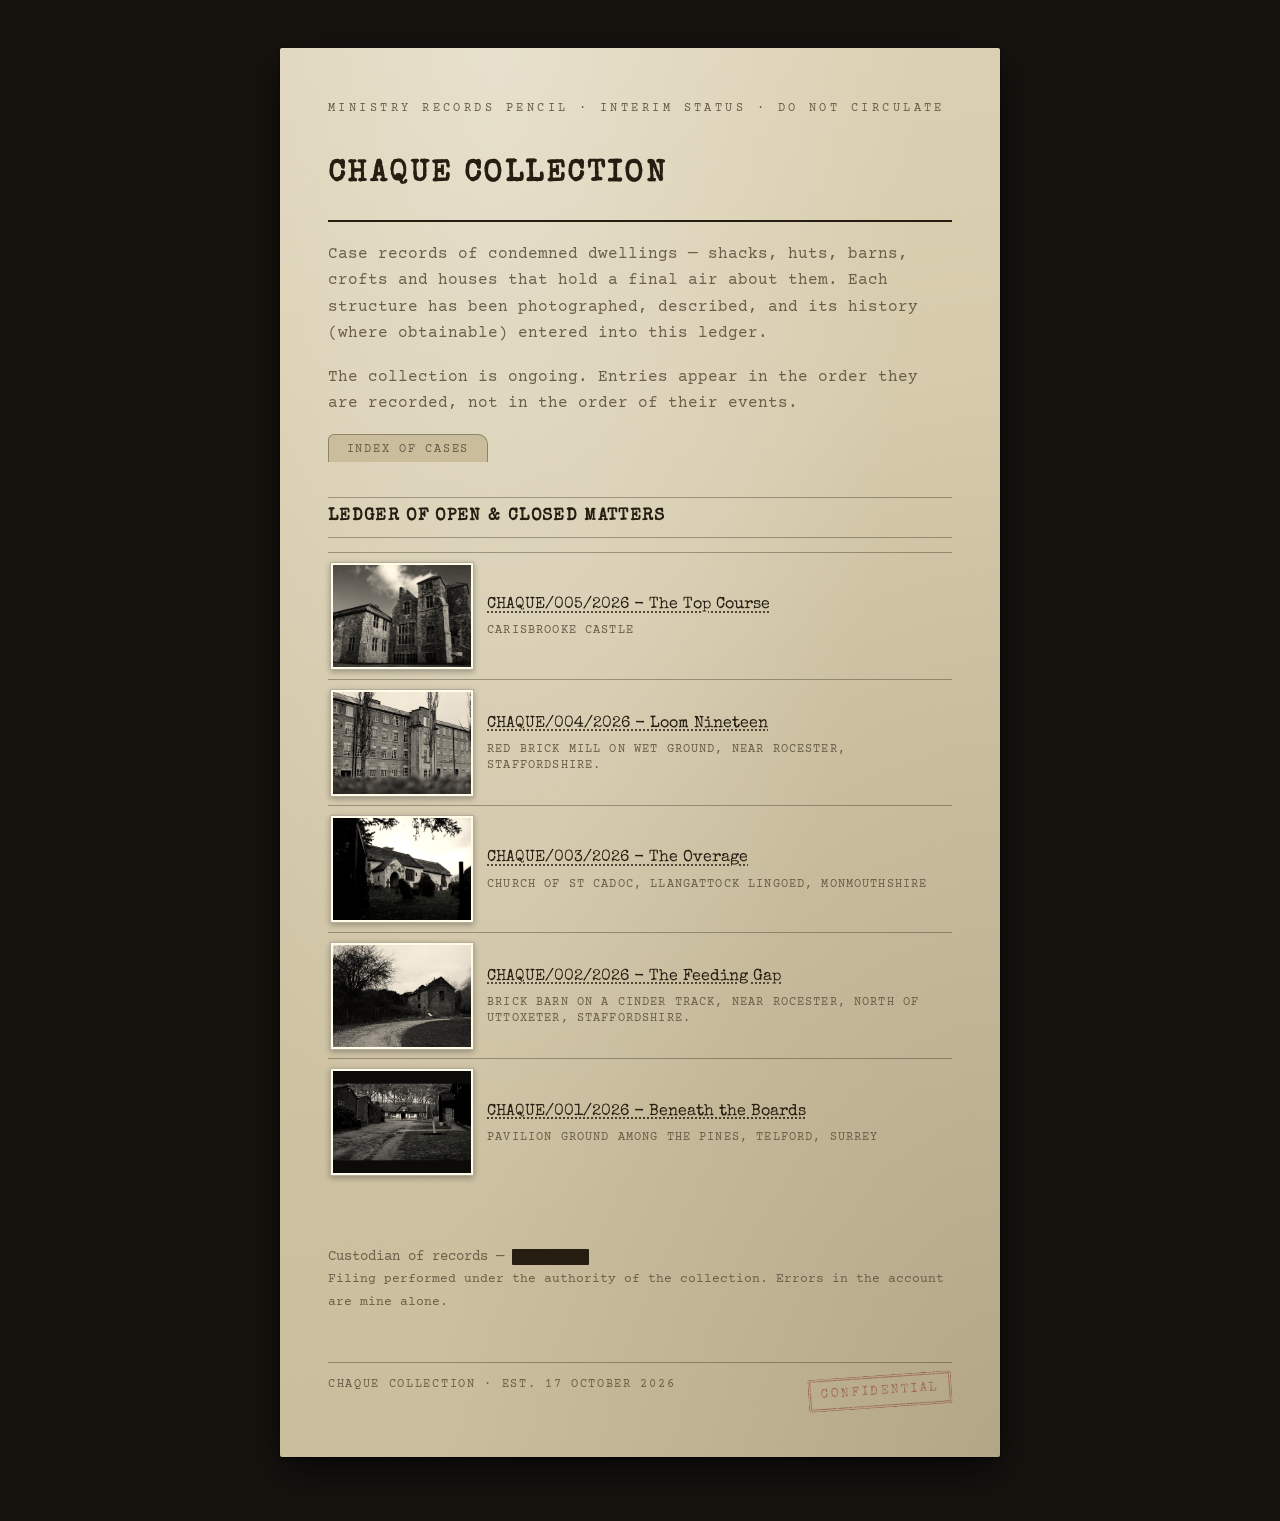
<file: index.html>
<!DOCTYPE html>
<html lang="en-GB">
<head>
<meta charset="utf-8">
<meta name="viewport" content="width=device-width, initial-scale=1">
<title>The Ground Book — Chaque Collection</title>
<meta name="description" content="Case records of condemned dwellings. Collected, noted, and quietly filed.">
<link rel="stylesheet" href="/style.css?v=6">
</head>
<body>
<div class="sheet">

  <p class="kicker">Ministry records pencil · interim status · do not circulate</p>
  <h1>Chaque Collection</h1>
  <div class="rule"></div>
  <p class="muted">Case records of condemned dwellings — shacks, huts, barns, crofts and
  houses that hold a final air about them. Each structure has been photographed,
  described, and its history (where obtainable) entered into this ledger.</p>
  <p class="muted">The collection is ongoing. Entries appear in the order they are
  recorded, not in the order of their events.</p>

  <div class="folder-tab">Index of cases</div>
  <h2>Ledger of open &amp; closed matters</h2>

  <div id="cases">
    <p class="muted small" id="no-cases">No cases yet recorded. The index awaits its first entry.</p>
  </div>

  <p class="sig">
    <span class="line"></span><br>
    Custodian of records — <span class="redact">REDACTED</span><br>
    <span class="small muted">Filing performed under the authority of the collection. Errors
    in the account are mine alone.</span>
  </p>

  <div class="colophon">
    <span>Chaque Collection · est. 17 October 2026</span>
    <span><span class="stamp small-stamp">Confidential</span></span>
  </div>

</div>

<script>
/* Index of cases served from a tiny registry file so the page stays
   fully static (no build step; GitHub Pages serves it as-is). */
fetch('/cases.json')
  .then(function (r) { if (!r.ok) throw r; return r.json(); })
  .then(function (cases) {
    if (!cases.length) return;
    document.getElementById('no-cases').remove();
    var ul = document.createElement('ul');
    ul.className = 'index-list';
    cases.slice().reverse().forEach(function (c) {
      var li = document.createElement('li');
      var aImg = document.createElement('a');
      aImg.href = '/cases/' + c.slug + '.html';
      aImg.className = 'thumb-link';
      var img = document.createElement('img');
      img.className = 'thumb';
      img.loading = 'lazy';
      img.src = '/photos/' + c.slug + '.jpg';
      img.alt = '';
      aImg.appendChild(img);
      li.appendChild(aImg);
      var meta = document.createElement('div');
      meta.className = 'case-meta';
      var line1 = document.createElement('p');
      line1.className = 'fno';
      line1.style.margin = '0';
      var a = document.createElement('a');
      a.href = '/cases/' + c.slug + '.html';
      a.textContent = c.id + ' - ' + c.title;
      line1.appendChild(a);
      meta.appendChild(line1);
      var loc = document.createElement('span');
      loc.className = 'floc';
      loc.textContent = (c.location || '').toUpperCase();
      meta.appendChild(loc);
      li.appendChild(meta);
      ul.appendChild(li);
    });
    document.getElementById('cases').appendChild(ul);
  })
  .catch(function () { /* leave the "no cases" note in place */ });
</script>
</body>
</html>
</file>
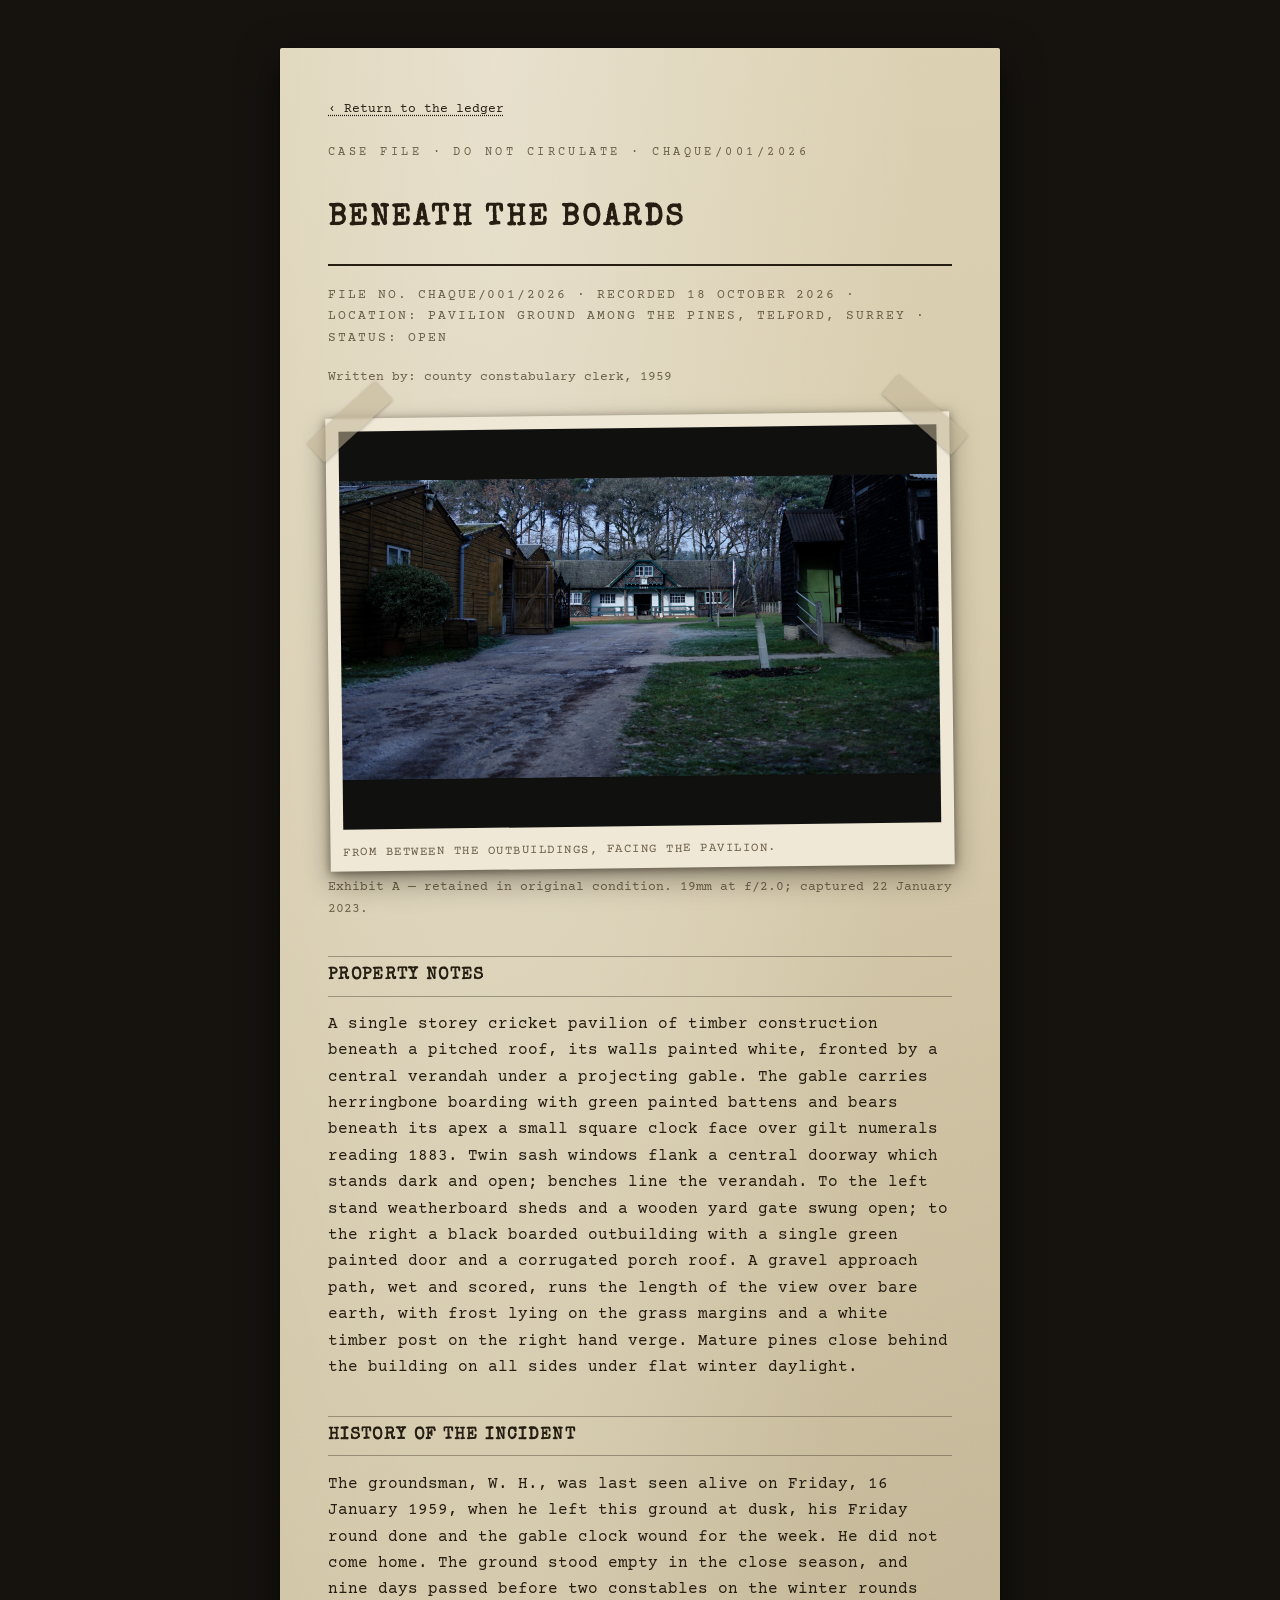
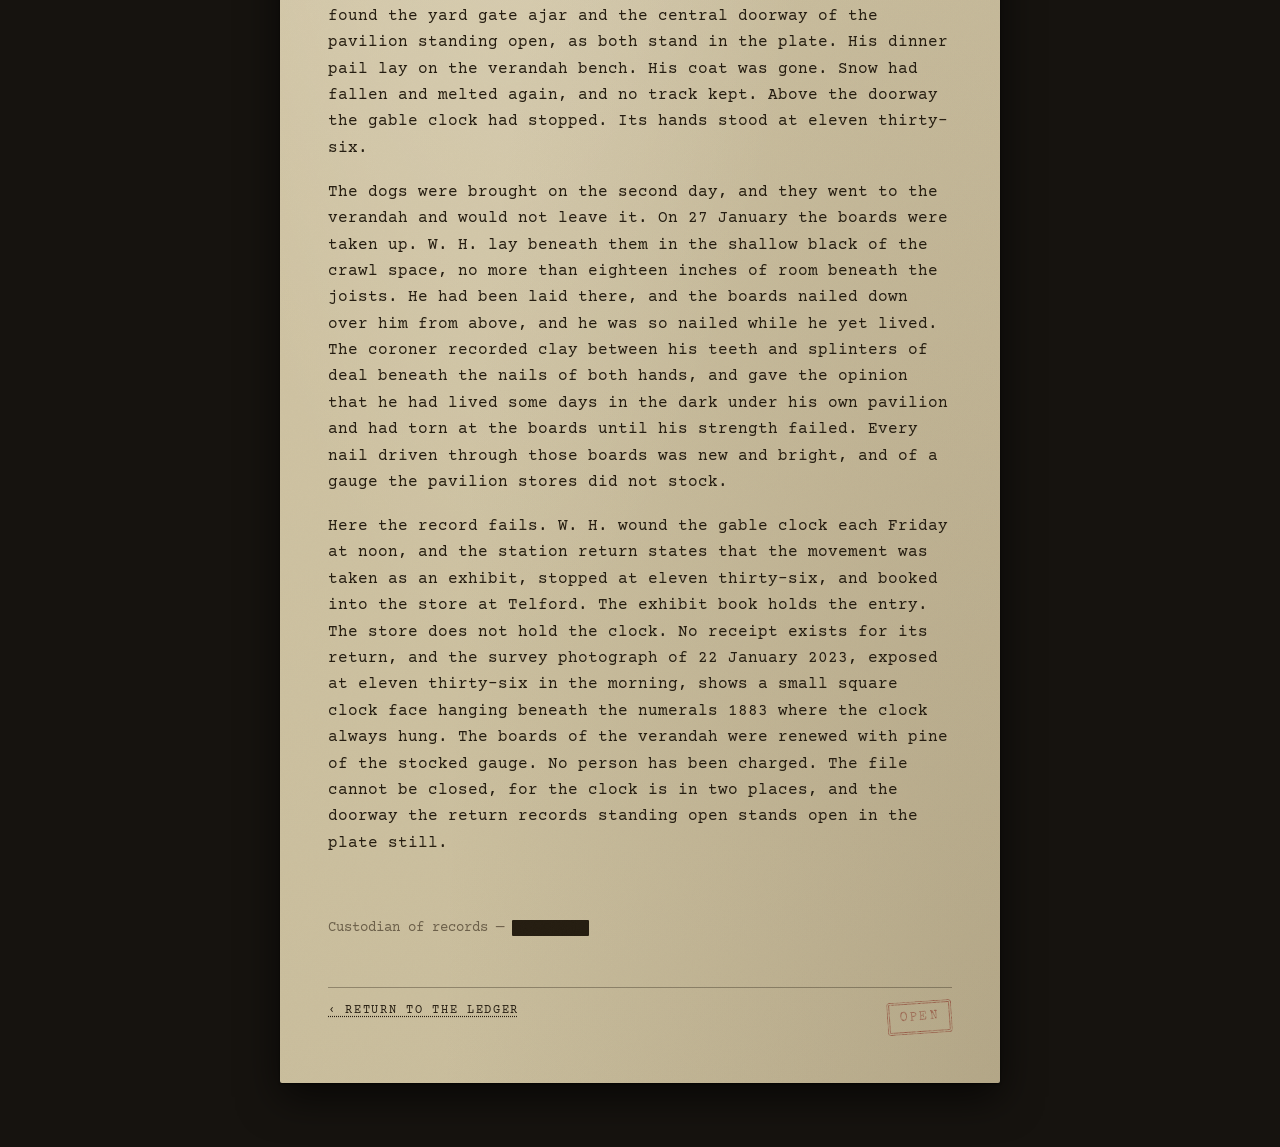
<file: cases/chaque-001-2026-beneath-the-boards.html>
<!DOCTYPE html>
<html lang="en-GB">
<head>
<meta charset="utf-8">
<meta name="viewport" content="width=device-width, initial-scale=1">
<title>CHAQUE/001/2026 — Beneath the Boards | Chaque Collection</title>
<meta name="description" content="A white timber cricket pavilion with a gabled verandah bearing gilt 1883 numerals and a small square clock, seen down a wet gravel path between wooden outbuildings, tall pines crowding behind.">
<link rel="stylesheet" href="/style.css?v=6">
</head>
<body>
<div class="sheet">

  <p class="small" style="margin-bottom:1.4rem;"><a href="/">‹ Return to the ledger</a></p>
  <p class="kicker">Case file · do not circulate · CHAQUE/001/2026</p>
  <h1>Beneath the Boards</h1>
  <div class="rule"></div>
  <p class="muted small mono-up">File no. CHAQUE/001/2026 · Recorded 18 October 2026 ·
  Location: Pavilion ground among the pines, Telford, Surrey · Status: OPEN</p>
  <p class="muted small">Written by: county constabulary clerk, 1959</p>

  <figure class="plate" id="plate">
    <span class="tape tl"></span><span class="tape tr"></span>
    <a href="#plate-full" aria-label="View full size"><img src="/photos/chaque-001-2026-beneath-the-boards.jpg" alt="A white timber cricket pavilion with a gabled verandah bearing gilt 1883 numerals and a small square clock, seen down a wet gravel path between wooden outbuildings, tall pines crowding behind."></a>
    <figcaption class="caption">From between the outbuildings, facing the pavilion.</figcaption>
  </figure>
  <div class="plate-full" id="plate-full">
    <a class="plate-full-close" href="#plate" aria-label="Close full view">×</a>
    <a href="#plate" aria-label="Close full view"><img src="/photos/chaque-001-2026-beneath-the-boards.jpg" alt="A white timber cricket pavilion with a gabled verandah bearing gilt 1883 numerals and a small square clock, seen down a wet gravel path between wooden outbuildings, tall pines crowding behind."></a>
  </div>
  <p class="muted small" style="margin-top:0.6rem;">Exhibit A — retained in original condition. 19mm at f/2.0; captured 22 January 2023.</p>

  <h2>Property notes</h2>
  <p>A single storey cricket pavilion of timber construction beneath a pitched roof, its walls painted white, fronted by a central verandah under a projecting gable. The gable carries herringbone boarding with green painted battens and bears beneath its apex a small square clock face over gilt numerals reading 1883. Twin sash windows flank a central doorway which stands dark and open; benches line the verandah. To the left stand weatherboard sheds and a wooden yard gate swung open; to the right a black boarded outbuilding with a single green painted door and a corrugated porch roof. A gravel approach path, wet and scored, runs the length of the view over bare earth, with frost lying on the grass margins and a white timber post on the right hand verge. Mature pines close behind the building on all sides under flat winter daylight.</p>

  <h2>History of the incident</h2>
  <p>The groundsman, W. H., was last seen alive on Friday, 16 January 1959, when he left this ground at dusk, his Friday round done and the gable clock wound for the week. He did not come home. The ground stood empty in the close season, and nine days passed before two constables on the winter rounds found the yard gate ajar and the central doorway of the pavilion standing open, as both stand in the plate. His dinner pail lay on the verandah bench. His coat was gone. Snow had fallen and melted again, and no track kept. Above the doorway the gable clock had stopped. Its hands stood at eleven thirty-six.</p>
  <p>The dogs were brought on the second day, and they went to the verandah and would not leave it. On 27 January the boards were taken up. W. H. lay beneath them in the shallow black of the crawl space, no more than eighteen inches of room beneath the joists. He had been laid there, and the boards nailed down over him from above, and he was so nailed while he yet lived. The coroner recorded clay between his teeth and splinters of deal beneath the nails of both hands, and gave the opinion that he had lived some days in the dark under his own pavilion and had torn at the boards until his strength failed. Every nail driven through those boards was new and bright, and of a gauge the pavilion stores did not stock.</p>
  <p>Here the record fails. W. H. wound the gable clock each Friday at noon, and the station return states that the movement was taken as an exhibit, stopped at eleven thirty-six, and booked into the store at Telford. The exhibit book holds the entry. The store does not hold the clock. No receipt exists for its return, and the survey photograph of 22 January 2023, exposed at eleven thirty-six in the morning, shows a small square clock face hanging beneath the numerals 1883 where the clock always hung. The boards of the verandah were renewed with pine of the stocked gauge. No person has been charged. The file cannot be closed, for the clock is in two places, and the doorway the return records standing open stands open in the plate still.</p>

  <p class="sig">
    <span class="line"></span><br>
    Custodian of records — <span class="redact">REDACTED</span>
  </p>

  <div class="colophon">
    <span><a href="/">‹ Return to the ledger</a></span>
    <span><span class="stamp small-stamp">OPEN</span></span>
  </div>

</div>
</body>
</html>
</file>
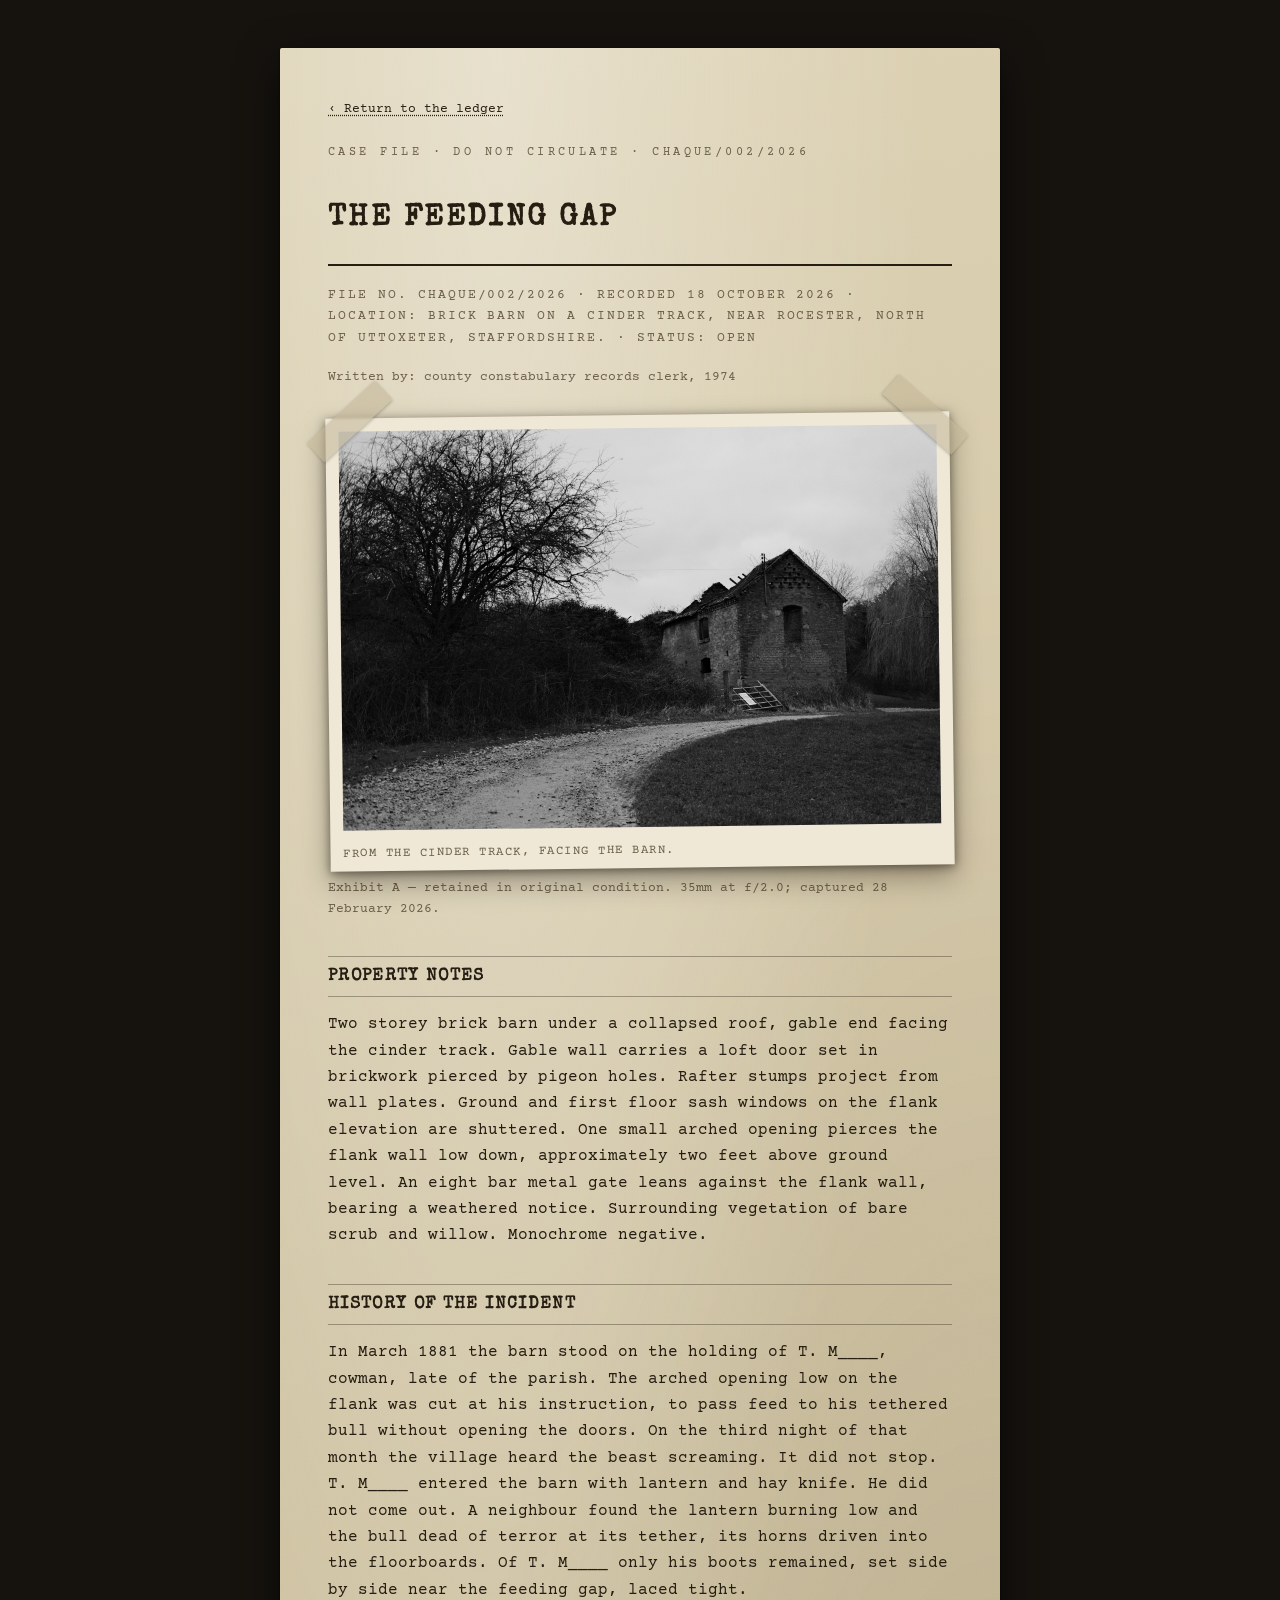
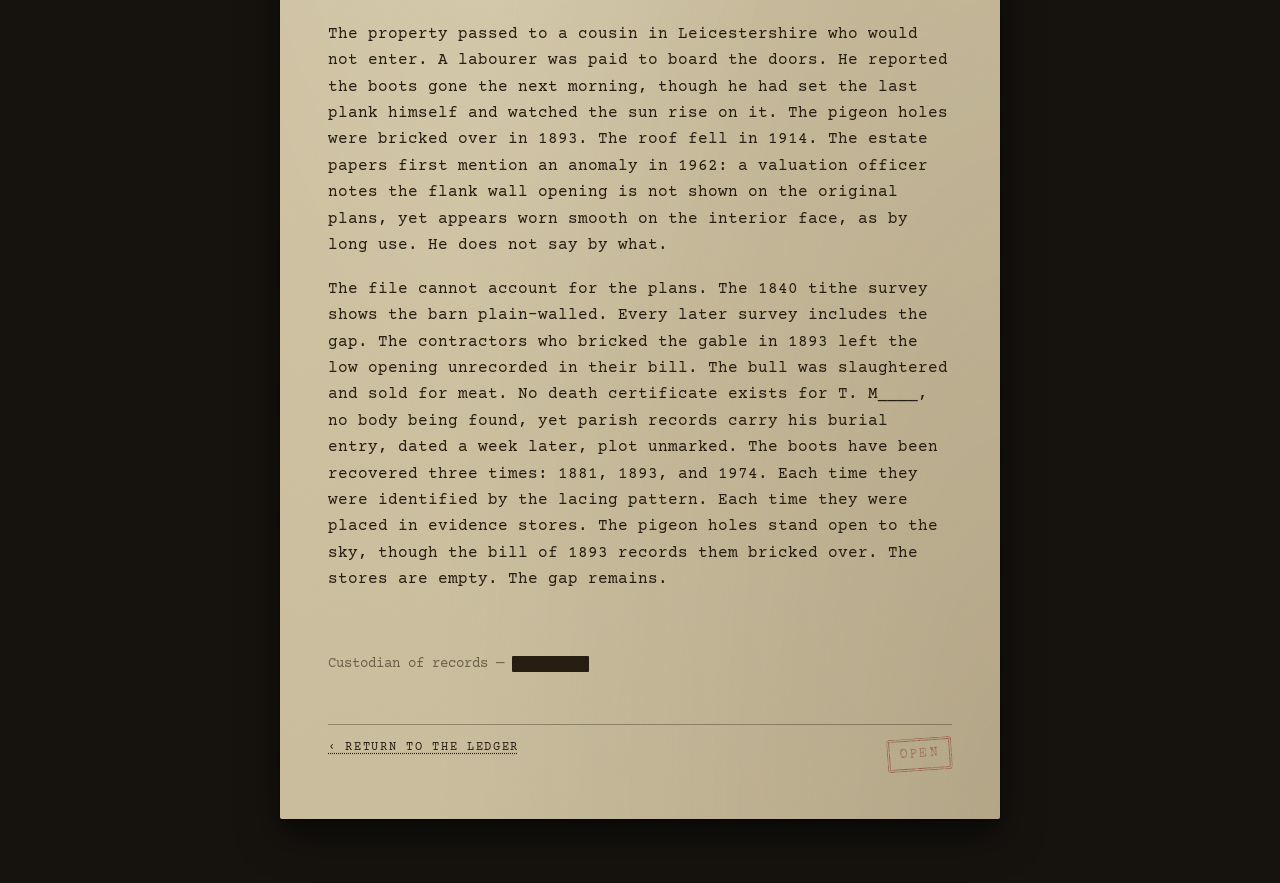
<file: cases/chaque-002-2026-the-feeding-gap.html>
<!DOCTYPE html>
<html lang="en-GB">
<head>
<meta charset="utf-8">
<meta name="viewport" content="width=device-width, initial-scale=1">
<title>CHAQUE/002/2026 — The Feeding Gap | Chaque Collection</title>
<meta name="description" content="A monochrome photograph of a derelict brick barn with a collapsed roof, shuttered sash windows, a pigeon-holed gable, and a small arched opening near ground level on the flank wall.">
<link rel="stylesheet" href="/style.css?v=6">
</head>
<body>
<div class="sheet">

  <p class="small" style="margin-bottom:1.4rem;"><a href="/">‹ Return to the ledger</a></p>
  <p class="kicker">Case file · do not circulate · CHAQUE/002/2026</p>
  <h1>The Feeding Gap</h1>
  <div class="rule"></div>
  <p class="muted small mono-up">File no. CHAQUE/002/2026 · Recorded 18 October 2026 ·
  Location: Brick barn on a cinder track, near Rocester, north of Uttoxeter, Staffordshire. · Status: OPEN</p>
  <p class="muted small">Written by: county constabulary records clerk, 1974</p>

  <figure class="plate" id="plate">
    <span class="tape tl"></span><span class="tape tr"></span>
    <a href="#plate-full" aria-label="View full size"><img src="/photos/chaque-002-2026-the-feeding-gap.jpg" alt="A monochrome photograph of a derelict brick barn with a collapsed roof, shuttered sash windows, a pigeon-holed gable, and a small arched opening near ground level on the flank wall."></a>
    <figcaption class="caption">From the cinder track, facing the barn.</figcaption>
  </figure>
  <div class="plate-full" id="plate-full">
    <a class="plate-full-close" href="#plate" aria-label="Close full view">×</a>
    <a href="#plate" aria-label="Close full view"><img src="/photos/chaque-002-2026-the-feeding-gap.jpg" alt="A monochrome photograph of a derelict brick barn with a collapsed roof, shuttered sash windows, a pigeon-holed gable, and a small arched opening near ground level on the flank wall."></a>
  </div>
  <p class="muted small" style="margin-top:0.6rem;">Exhibit A — retained in original condition. 35mm at f/2.0; captured 28 February 2026.</p>

  <h2>Property notes</h2>
  <p>Two storey brick barn under a collapsed roof, gable end facing the cinder track. Gable wall carries a loft door set in brickwork pierced by pigeon holes. Rafter stumps project from wall plates. Ground and first floor sash windows on the flank elevation are shuttered. One small arched opening pierces the flank wall low down, approximately two feet above ground level. An eight bar metal gate leans against the flank wall, bearing a weathered notice. Surrounding vegetation of bare scrub and willow. Monochrome negative.</p>

  <h2>History of the incident</h2>
  <p>In March 1881 the barn stood on the holding of T. M____, cowman, late of the parish. The arched opening low on the flank was cut at his instruction, to pass feed to his tethered bull without opening the doors. On the third night of that month the village heard the beast screaming. It did not stop. T. M____ entered the barn with lantern and hay knife. He did not come out. A neighbour found the lantern burning low and the bull dead of terror at its tether, its horns driven into the floorboards. Of T. M____ only his boots remained, set side by side near the feeding gap, laced tight.</p>
  <p>The property passed to a cousin in Leicestershire who would not enter. A labourer was paid to board the doors. He reported the boots gone the next morning, though he had set the last plank himself and watched the sun rise on it. The pigeon holes were bricked over in 1893. The roof fell in 1914. The estate papers first mention an anomaly in 1962: a valuation officer notes the flank wall opening is not shown on the original plans, yet appears worn smooth on the interior face, as by long use. He does not say by what.</p>
  <p>The file cannot account for the plans. The 1840 tithe survey shows the barn plain-walled. Every later survey includes the gap. The contractors who bricked the gable in 1893 left the low opening unrecorded in their bill. The bull was slaughtered and sold for meat. No death certificate exists for T. M____, no body being found, yet parish records carry his burial entry, dated a week later, plot unmarked. The boots have been recovered three times: 1881, 1893, and 1974. Each time they were identified by the lacing pattern. Each time they were placed in evidence stores. The pigeon holes stand open to the sky, though the bill of 1893 records them bricked over. The stores are empty. The gap remains.</p>

  <p class="sig">
    <span class="line"></span><br>
    Custodian of records — <span class="redact">REDACTED</span>
  </p>

  <div class="colophon">
    <span><a href="/">‹ Return to the ledger</a></span>
    <span><span class="stamp small-stamp">OPEN</span></span>
  </div>

</div>
</body>
</html>
</file>
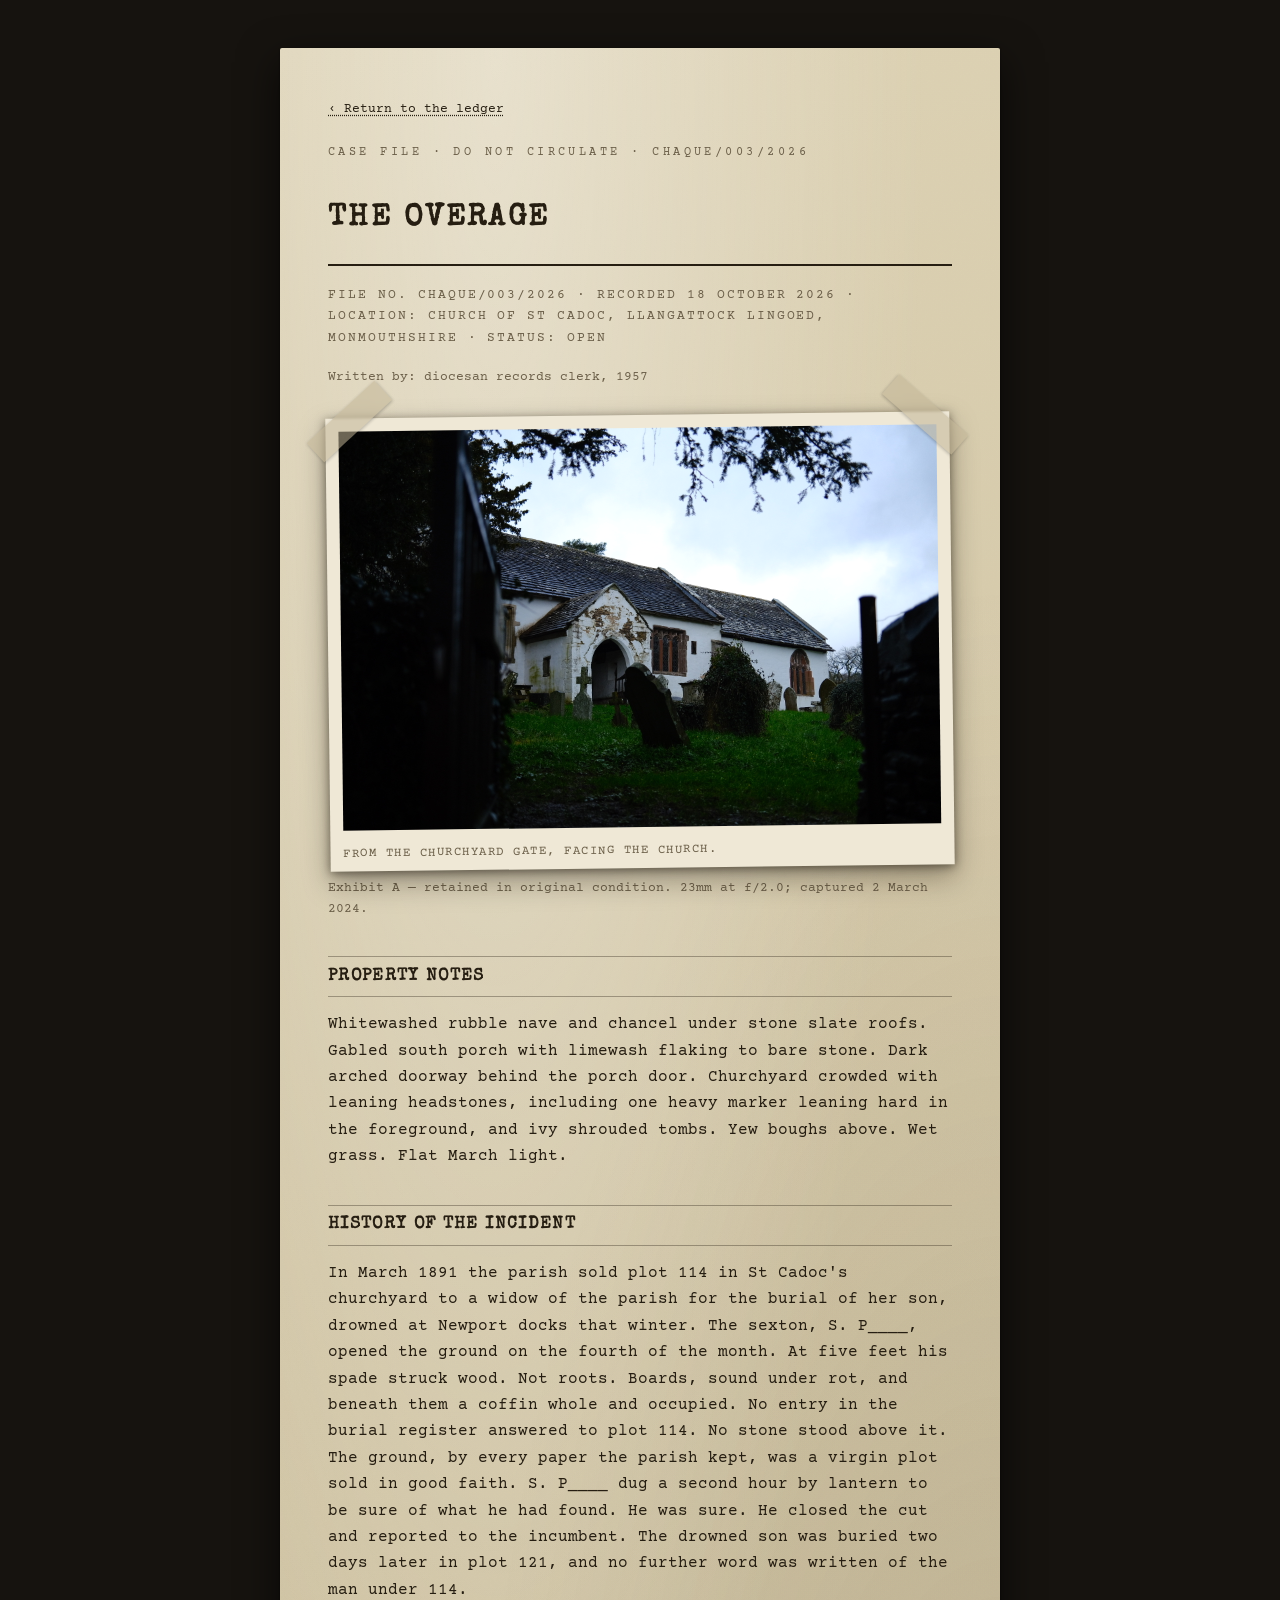
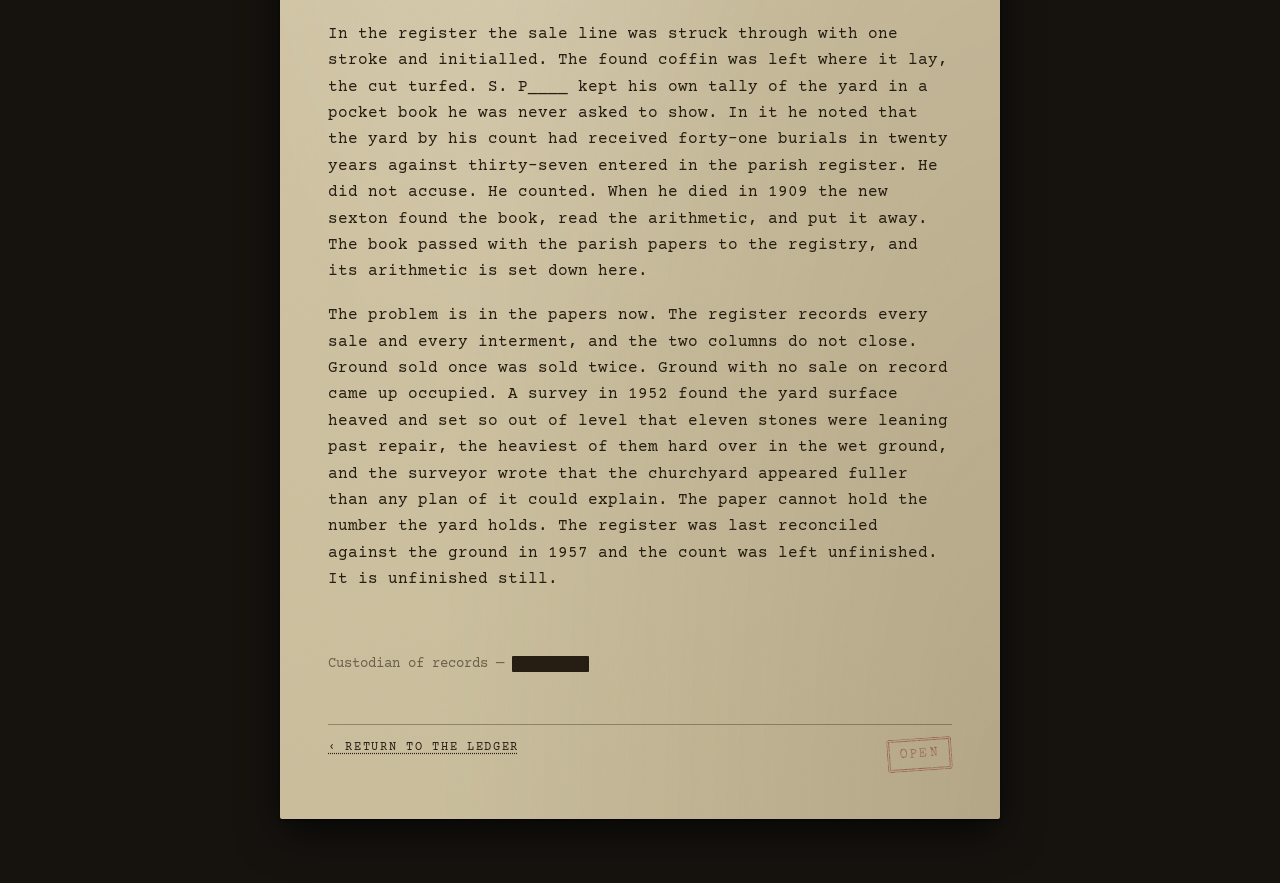
<file: cases/chaque-003-2026-the-overage.html>
<!DOCTYPE html>
<html lang="en-GB">
<head>
<meta charset="utf-8">
<meta name="viewport" content="width=device-width, initial-scale=1">
<title>CHAQUE/003/2026 — The Overage | Chaque Collection</title>
<meta name="description" content="A whitewashed stone church with a flaking gabled porch and dark arched doorway stands behind a crowded churchyard of leaning headstones, ivy-covered tombs and wet grass beneath yew branches.">
<link rel="stylesheet" href="/style.css?v=6">
</head>
<body>
<div class="sheet">

  <p class="small" style="margin-bottom:1.4rem;"><a href="/">‹ Return to the ledger</a></p>
  <p class="kicker">Case file · do not circulate · CHAQUE/003/2026</p>
  <h1>The Overage</h1>
  <div class="rule"></div>
  <p class="muted small mono-up">File no. CHAQUE/003/2026 · Recorded 18 October 2026 ·
  Location: Church of St Cadoc, Llangattock Lingoed, Monmouthshire · Status: OPEN</p>
  <p class="muted small">Written by: diocesan records clerk, 1957</p>

  <figure class="plate" id="plate">
    <span class="tape tl"></span><span class="tape tr"></span>
    <a href="#plate-full" aria-label="View full size"><img src="/photos/chaque-003-2026-the-overage.jpg" alt="A whitewashed stone church with a flaking gabled porch and dark arched doorway stands behind a crowded churchyard of leaning headstones, ivy-covered tombs and wet grass beneath yew branches."></a>
    <figcaption class="caption">From the churchyard gate, facing the church.</figcaption>
  </figure>
  <div class="plate-full" id="plate-full">
    <a class="plate-full-close" href="#plate" aria-label="Close full view">×</a>
    <a href="#plate" aria-label="Close full view"><img src="/photos/chaque-003-2026-the-overage.jpg" alt="A whitewashed stone church with a flaking gabled porch and dark arched doorway stands behind a crowded churchyard of leaning headstones, ivy-covered tombs and wet grass beneath yew branches."></a>
  </div>
  <p class="muted small" style="margin-top:0.6rem;">Exhibit A — retained in original condition. 23mm at f/2.0; captured 2 March 2024.</p>

  <h2>Property notes</h2>
  <p>Whitewashed rubble nave and chancel under stone slate roofs. Gabled south porch with limewash flaking to bare stone. Dark arched doorway behind the porch door. Churchyard crowded with leaning headstones, including one heavy marker leaning hard in the foreground, and ivy shrouded tombs. Yew boughs above. Wet grass. Flat March light.</p>

  <h2>History of the incident</h2>
  <p>In March 1891 the parish sold plot 114 in St Cadoc's churchyard to a widow of the parish for the burial of her son, drowned at Newport docks that winter. The sexton, S. P____, opened the ground on the fourth of the month. At five feet his spade struck wood. Not roots. Boards, sound under rot, and beneath them a coffin whole and occupied. No entry in the burial register answered to plot 114. No stone stood above it. The ground, by every paper the parish kept, was a virgin plot sold in good faith. S. P____ dug a second hour by lantern to be sure of what he had found. He was sure. He closed the cut and reported to the incumbent. The drowned son was buried two days later in plot 121, and no further word was written of the man under 114.</p>
  <p>In the register the sale line was struck through with one stroke and initialled. The found coffin was left where it lay, the cut turfed. S. P____ kept his own tally of the yard in a pocket book he was never asked to show. In it he noted that the yard by his count had received forty-one burials in twenty years against thirty-seven entered in the parish register. He did not accuse. He counted. When he died in 1909 the new sexton found the book, read the arithmetic, and put it away. The book passed with the parish papers to the registry, and its arithmetic is set down here.</p>
  <p>The problem is in the papers now. The register records every sale and every interment, and the two columns do not close. Ground sold once was sold twice. Ground with no sale on record came up occupied. A survey in 1952 found the yard surface heaved and set so out of level that eleven stones were leaning past repair, the heaviest of them hard over in the wet ground, and the surveyor wrote that the churchyard appeared fuller than any plan of it could explain. The paper cannot hold the number the yard holds. The register was last reconciled against the ground in 1957 and the count was left unfinished. It is unfinished still.</p>

  <p class="sig">
    <span class="line"></span><br>
    Custodian of records — <span class="redact">REDACTED</span>
  </p>

  <div class="colophon">
    <span><a href="/">‹ Return to the ledger</a></span>
    <span><span class="stamp small-stamp">OPEN</span></span>
  </div>

</div>
</body>
</html>
</file>
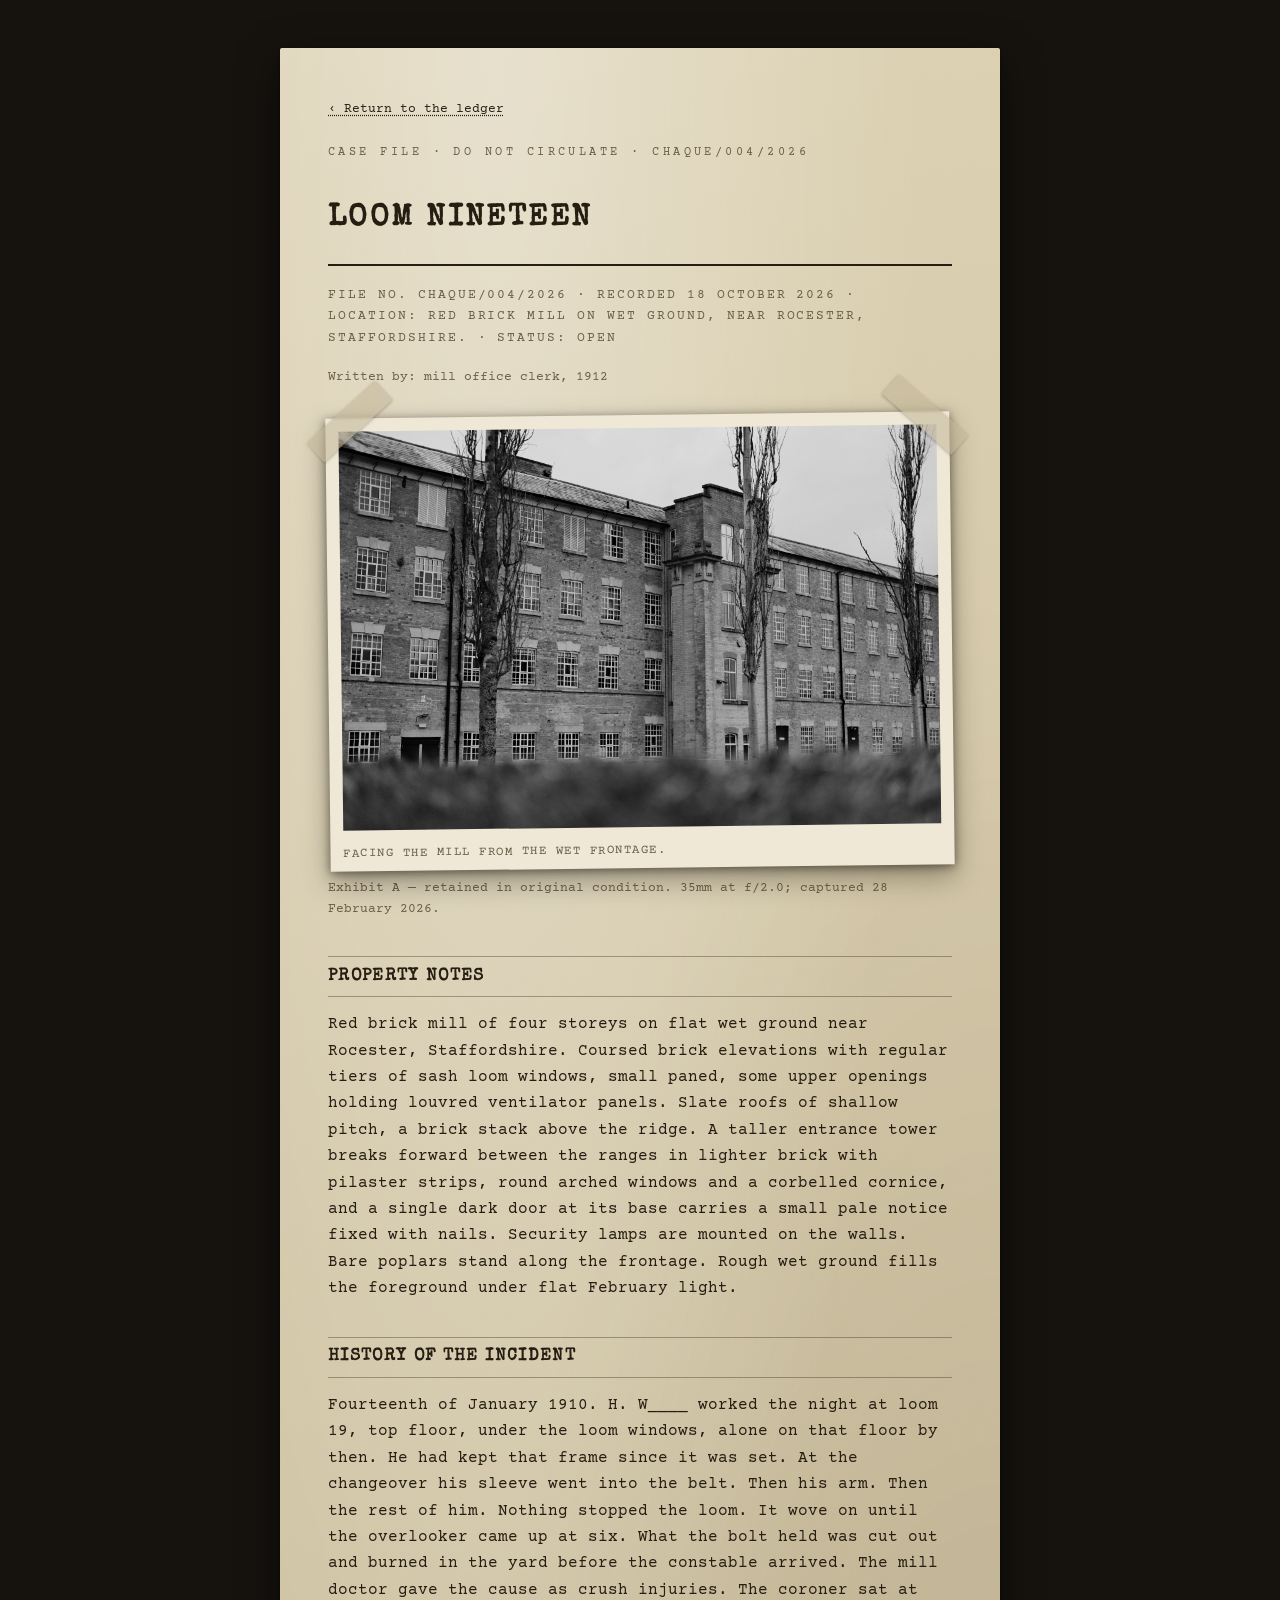
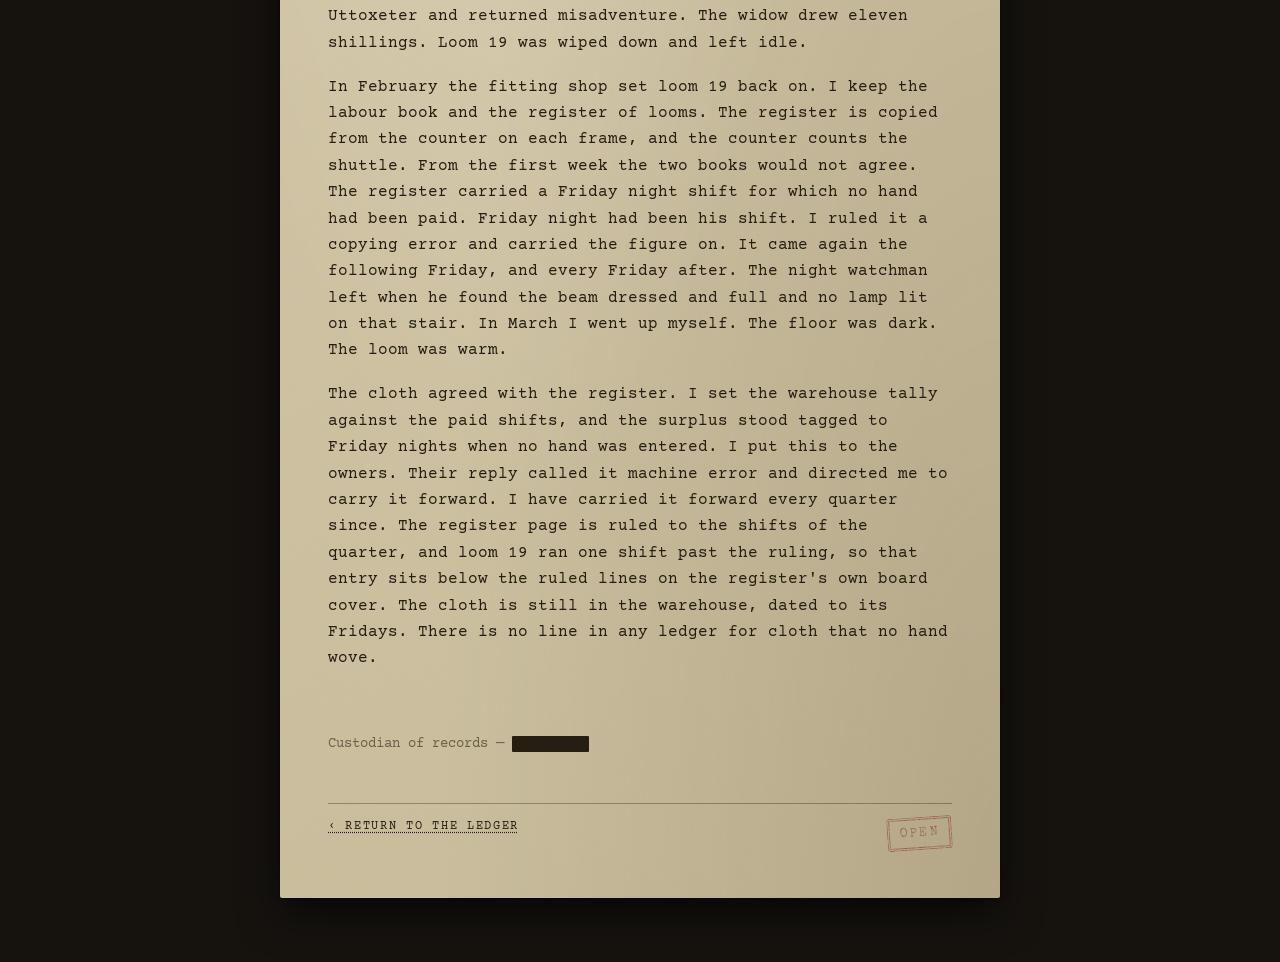
<file: cases/chaque-004-2026-loom-nineteen.html>
<!DOCTYPE html>
<html lang="en-GB">
<head>
<meta charset="utf-8">
<meta name="viewport" content="width=device-width, initial-scale=1">
<title>CHAQUE/004/2026 — Loom Nineteen | Chaque Collection</title>
<meta name="description" content="A four storey red brick mill with a taller arched entrance tower, tiers of small paned loom windows, bare poplars, wet ground and flat grey light.">
<link rel="stylesheet" href="/style.css?v=6">
</head>
<body>
<div class="sheet">

  <p class="small" style="margin-bottom:1.4rem;"><a href="/">‹ Return to the ledger</a></p>
  <p class="kicker">Case file · do not circulate · CHAQUE/004/2026</p>
  <h1>Loom Nineteen</h1>
  <div class="rule"></div>
  <p class="muted small mono-up">File no. CHAQUE/004/2026 · Recorded 18 October 2026 ·
  Location: Red brick mill on wet ground, near Rocester, Staffordshire. · Status: OPEN</p>
  <p class="muted small">Written by: mill office clerk, 1912</p>

  <figure class="plate" id="plate">
    <span class="tape tl"></span><span class="tape tr"></span>
    <a href="#plate-full" aria-label="View full size"><img src="/photos/chaque-004-2026-loom-nineteen.jpg" alt="A four storey red brick mill with a taller arched entrance tower, tiers of small paned loom windows, bare poplars, wet ground and flat grey light."></a>
    <figcaption class="caption">Facing the mill from the wet frontage.</figcaption>
  </figure>
  <div class="plate-full" id="plate-full">
    <a class="plate-full-close" href="#plate" aria-label="Close full view">×</a>
    <a href="#plate" aria-label="Close full view"><img src="/photos/chaque-004-2026-loom-nineteen.jpg" alt="A four storey red brick mill with a taller arched entrance tower, tiers of small paned loom windows, bare poplars, wet ground and flat grey light."></a>
  </div>
  <p class="muted small" style="margin-top:0.6rem;">Exhibit A — retained in original condition. 35mm at f/2.0; captured 28 February 2026.</p>

  <h2>Property notes</h2>
  <p>Red brick mill of four storeys on flat wet ground near Rocester, Staffordshire. Coursed brick elevations with regular tiers of sash loom windows, small paned, some upper openings holding louvred ventilator panels. Slate roofs of shallow pitch, a brick stack above the ridge. A taller entrance tower breaks forward between the ranges in lighter brick with pilaster strips, round arched windows and a corbelled cornice, and a single dark door at its base carries a small pale notice fixed with nails. Security lamps are mounted on the walls. Bare poplars stand along the frontage. Rough wet ground fills the foreground under flat February light.</p>

  <h2>History of the incident</h2>
  <p>Fourteenth of January 1910. H. W____ worked the night at loom 19, top floor, under the loom windows, alone on that floor by then. He had kept that frame since it was set. At the changeover his sleeve went into the belt. Then his arm. Then the rest of him. Nothing stopped the loom. It wove on until the overlooker came up at six. What the bolt held was cut out and burned in the yard before the constable arrived. The mill doctor gave the cause as crush injuries. The coroner sat at Uttoxeter and returned misadventure. The widow drew eleven shillings. Loom 19 was wiped down and left idle.</p>
  <p>In February the fitting shop set loom 19 back on. I keep the labour book and the register of looms. The register is copied from the counter on each frame, and the counter counts the shuttle. From the first week the two books would not agree. The register carried a Friday night shift for which no hand had been paid. Friday night had been his shift. I ruled it a copying error and carried the figure on. It came again the following Friday, and every Friday after. The night watchman left when he found the beam dressed and full and no lamp lit on that stair. In March I went up myself. The floor was dark. The loom was warm.</p>
  <p>The cloth agreed with the register. I set the warehouse tally against the paid shifts, and the surplus stood tagged to Friday nights when no hand was entered. I put this to the owners. Their reply called it machine error and directed me to carry it forward. I have carried it forward every quarter since. The register page is ruled to the shifts of the quarter, and loom 19 ran one shift past the ruling, so that entry sits below the ruled lines on the register's own board cover. The cloth is still in the warehouse, dated to its Fridays. There is no line in any ledger for cloth that no hand wove.</p>

  <p class="sig">
    <span class="line"></span><br>
    Custodian of records — <span class="redact">REDACTED</span>
  </p>

  <div class="colophon">
    <span><a href="/">‹ Return to the ledger</a></span>
    <span><span class="stamp small-stamp">OPEN</span></span>
  </div>

</div>
</body>
</html>
</file>
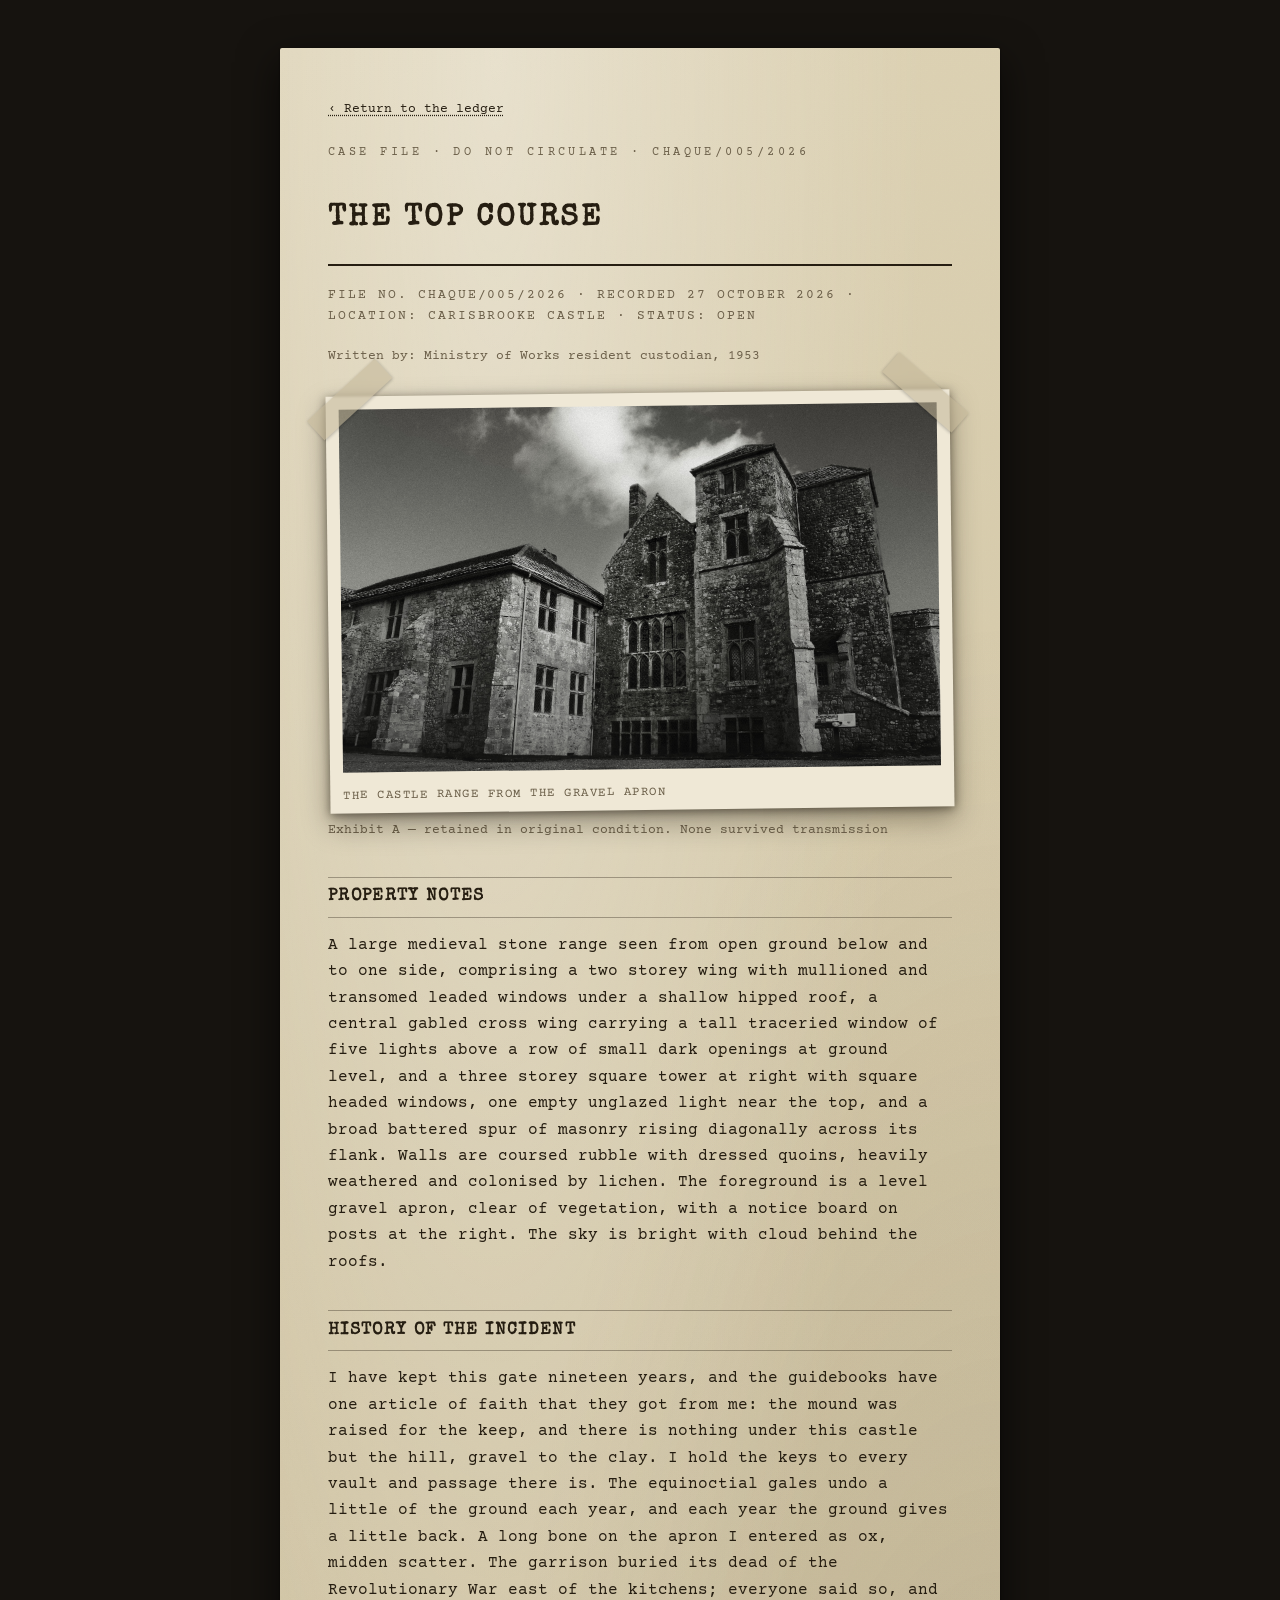
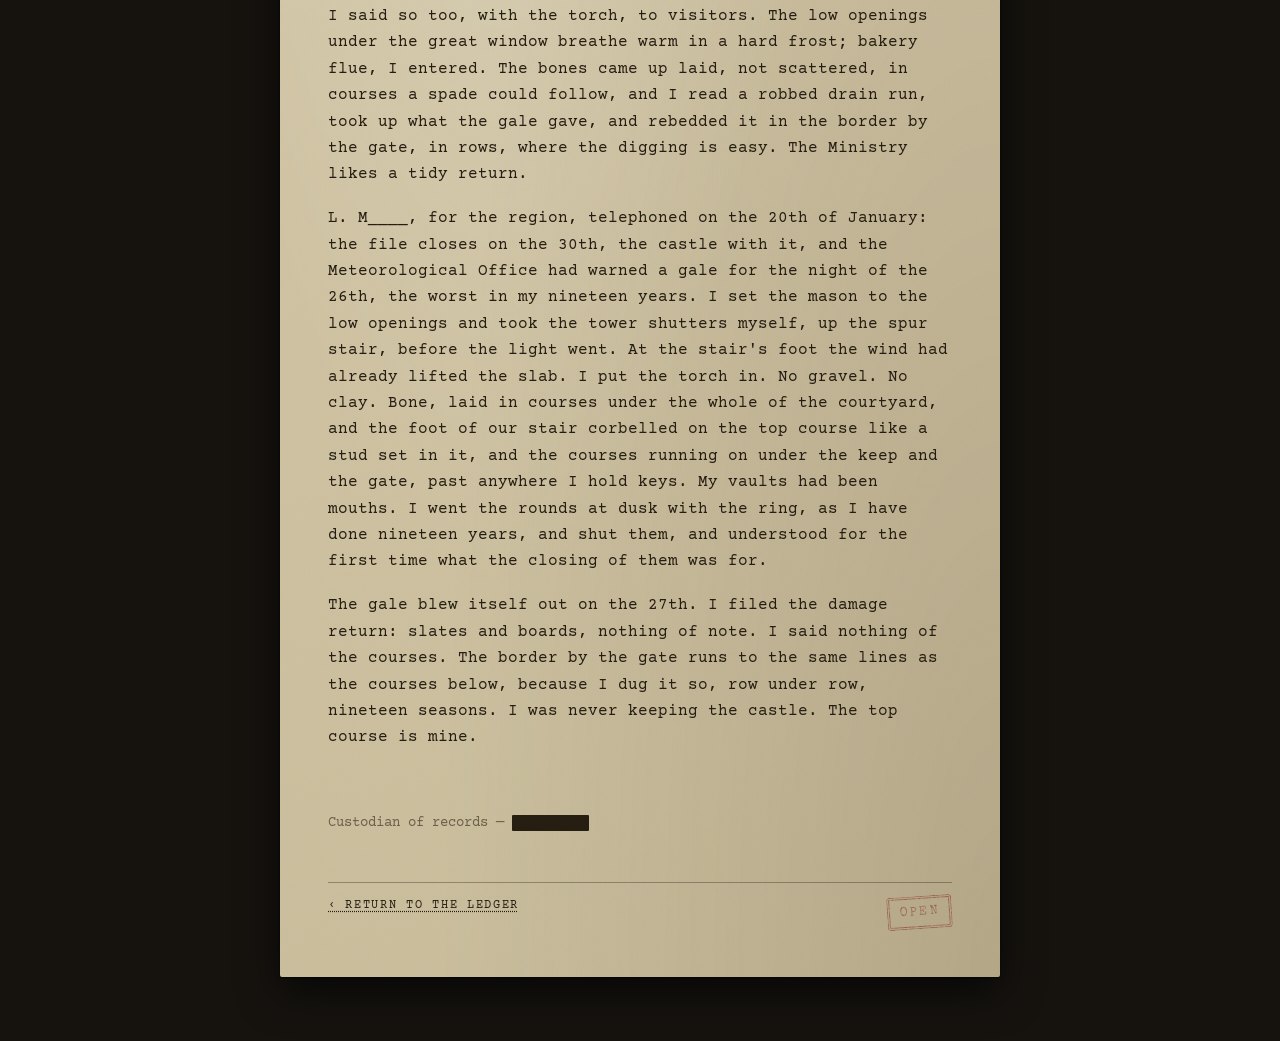
<file: cases/chaque-005-2026-the-top-course.html>
<!DOCTYPE html>
<html lang="en-GB">
<head>
<meta charset="utf-8">
<meta name="viewport" content="width=device-width, initial-scale=1">
<title>CHAQUE/005/2026 — The Top Course | Chaque Collection</title>
<meta name="description" content="A black and white photograph of a weathered stone castle range with leaded mullioned windows, a central gabled wing with a tall traceried window, and a square tower at right, seen from an open gravel apron beneath a cloudy sky.">
<link rel="stylesheet" href="/style.css?v=6">
</head>
<body>
<div class="sheet">

  <p class="small" style="margin-bottom:1.4rem;"><a href="/">‹ Return to the ledger</a></p>
  <p class="kicker">Case file · do not circulate · CHAQUE/005/2026</p>
  <h1>The Top Course</h1>
  <div class="rule"></div>
  <p class="muted small mono-up">File no. CHAQUE/005/2026 · Recorded 27 October 2026 ·
  Location: Carisbrooke Castle · Status: OPEN</p>
  <p class="muted small">Written by: Ministry of Works resident custodian, 1953</p>

  <figure class="plate" id="plate">
    <span class="tape tl"></span><span class="tape tr"></span>
    <a href="#plate-full" aria-label="View full size"><img src="/photos/chaque-005-2026-the-top-course.jpg" alt="A black and white photograph of a weathered stone castle range with leaded mullioned windows, a central gabled wing with a tall traceried window, and a square tower at right, seen from an open gravel apron beneath a cloudy sky."></a>
    <figcaption class="caption">The castle range from the gravel apron</figcaption>
  </figure>
  <div class="plate-full" id="plate-full">
    <a class="plate-full-close" href="#plate" aria-label="Close full view">×</a>
    <a href="#plate" aria-label="Close full view"><img src="/photos/chaque-005-2026-the-top-course.jpg" alt="A black and white photograph of a weathered stone castle range with leaded mullioned windows, a central gabled wing with a tall traceried window, and a square tower at right, seen from an open gravel apron beneath a cloudy sky."></a>
  </div>
  <p class="muted small" style="margin-top:0.6rem;">Exhibit A — retained in original condition. None survived transmission</p>

  <h2>Property notes</h2>
  <p>A large medieval stone range seen from open ground below and to one side, comprising a two storey wing with mullioned and transomed leaded windows under a shallow hipped roof, a central gabled cross wing carrying a tall traceried window of five lights above a row of small dark openings at ground level, and a three storey square tower at right with square headed windows, one empty unglazed light near the top, and a broad battered spur of masonry rising diagonally across its flank. Walls are coursed rubble with dressed quoins, heavily weathered and colonised by lichen. The foreground is a level gravel apron, clear of vegetation, with a notice board on posts at the right. The sky is bright with cloud behind the roofs.</p>

  <h2>History of the incident</h2>
  <p>I have kept this gate nineteen years, and the guidebooks have one article of faith that they got from me: the mound was raised for the keep, and there is nothing under this castle but the hill, gravel to the clay. I hold the keys to every vault and passage there is. The equinoctial gales undo a little of the ground each year, and each year the ground gives a little back. A long bone on the apron I entered as ox, midden scatter. The garrison buried its dead of the Revolutionary War east of the kitchens; everyone said so, and I said so too, with the torch, to visitors. The low openings under the great window breathe warm in a hard frost; bakery flue, I entered. The bones came up laid, not scattered, in courses a spade could follow, and I read a robbed drain run, took up what the gale gave, and rebedded it in the border by the gate, in rows, where the digging is easy. The Ministry likes a tidy return.</p>
  <p>L. M____, for the region, telephoned on the 20th of January: the file closes on the 30th, the castle with it, and the Meteorological Office had warned a gale for the night of the 26th, the worst in my nineteen years. I set the mason to the low openings and took the tower shutters myself, up the spur stair, before the light went. At the stair's foot the wind had already lifted the slab. I put the torch in. No gravel. No clay. Bone, laid in courses under the whole of the courtyard, and the foot of our stair corbelled on the top course like a stud set in it, and the courses running on under the keep and the gate, past anywhere I hold keys. My vaults had been mouths. I went the rounds at dusk with the ring, as I have done nineteen years, and shut them, and understood for the first time what the closing of them was for.</p>
  <p>The gale blew itself out on the 27th. I filed the damage return: slates and boards, nothing of note. I said nothing of the courses. The border by the gate runs to the same lines as the courses below, because I dug it so, row under row, nineteen seasons. I was never keeping the castle. The top course is mine.</p>

  <p class="sig">
    <span class="line"></span><br>
    Custodian of records — <span class="redact">REDACTED</span>
  </p>

  <div class="colophon">
    <span><a href="/">‹ Return to the ledger</a></span>
    <span><span class="stamp small-stamp">OPEN</span></span>
  </div>

</div>
</body>
</html>
</file>
<file: style.css>
/* murderchaque.com — records-office aesthetic
   Aged case files. Typewriter ink. Manila folders. One red stamp. */

@import url('https://fonts.googleapis.com/css2?family=Courier+Prime:ital,wght@0,400;0,700;1,400&family=Special+Elite&display=swap');

:root {
  --desk: #16130f;
  --paper: #d8cdaf;
  --paper-dark: #c9bd9c;
  --ink: #241c10;
  --ink-faded: #6b5f49;
  --stamp: #7e1f14;
  --tape: rgba(194, 181, 149, 0.55);
  --rule: rgba(36, 28, 16, 0.35);
}

* { box-sizing: border-box; }

html, body {
  margin: 0; padding: 0;
  background: var(--desk);
  color: var(--ink);
}

body {
  font-family: 'Courier Prime', 'Courier New', monospace;
  font-size: 16px;
  line-height: 1.65;
  padding: 3rem 1rem 4rem;
  display: flex;
  justify-content: center;
}

/* ---- the paper sheet ---- */
.sheet {
  position: relative;
  width: 100%;
  max-width: 720px;
  background:
    radial-gradient(ellipse at 30% 0%, rgba(255,255,255,0.35), transparent 60%),
    radial-gradient(ellipse at 100% 100%, rgba(80,64,40,0.18), transparent 55%),
    linear-gradient(174deg, #ddd2b4 0%, #d2c6a6 50%, #c9bd9c 100%);
  border-radius: 2px;
  box-shadow:
    0 1px 2px rgba(0,0,0,0.55),
    0 14px 40px rgba(0,0,0,0.65);
  padding: 3.2rem 3rem 3rem;
}

.sheet::before {           /* soft paper grain */
  content: "";
  position: absolute; inset: 0;
  border-radius: 2px;
  pointer-events: none;
  opacity: 0.5;
  background-image: url("data:image/svg+xml;utf8,<svg xmlns='http://www.w3.org/2000/svg' width='140' height='140'><filter id='n'><feTurbulence type='fractalNoise' baseFrequency='0.9' numOctaves='2' stitchTiles='stitch'/><feColorMatrix values='0 0 0 0 0.45 0 0 0 0 0.40 0 0 0 0 0.30 0 0 0 0.06 0'/></filter><rect width='100%25' height='100%25' filter='url(%23n)'/></svg>");
}

/* ---- type ---- */
h1, h2, h3, .stamped {
  font-family: 'Special Elite', 'Courier New', monospace;
  letter-spacing: 0.08em;
}

h1 {
  font-size: 1.9rem;
  margin: 0 0 0.2rem;
  text-transform: uppercase;
}

h2 {
  font-size: 1.05rem;
  text-transform: uppercase;
  border-top: 1px solid var(--rule);
  border-bottom: 1px solid var(--rule);
  padding: 0.35rem 0;
  margin: 2.2rem 0 0.9rem;
}

.kicker {
  text-transform: uppercase;
  letter-spacing: 0.3em;
  font-size: 0.72rem;
  color: var(--ink-faded);
  margin: 0 0 2rem;
}

.rule { border-top: 2px solid var(--ink); margin: 1.2rem 0; }
.rule.thin { border-top: 1px solid var(--rule); }

p { margin: 0 0 1.1rem; }
p.hang { padding-left: 1.5rem; text-indent: -1.5rem; }

a { color: var(--ink); text-decoration-style: dotted; text-underline-offset: 3px; }
a:hover { color: var(--stamp); }

.muted { color: var(--ink-faded); }
.small { font-size: 0.82rem; }
.mono-up { text-transform: uppercase; letter-spacing: 0.15em; }

/* ---- rubber stamp ---- */
.stamp {
  display: inline-block;
  font-family: 'Special Elite', monospace;
  color: var(--stamp);
  border: 3px double var(--stamp);
  padding: 0.35rem 1rem;
  text-transform: uppercase;
  letter-spacing: 0.18em;
  font-size: 1rem;
  transform: rotate(-4deg);
  opacity: 0.85;
  border-radius: 3px;
  mask-image: url("data:image/svg+xml;utf8,<svg xmlns='http://www.w3.org/2000/svg' width='120' height='120'><filter id='w'><feTurbulence type='fractalNoise' baseFrequency='0.5' numOctaves='3' stitchTiles='stitch'/><feColorMatrix values='0 0 0 0 1 0 0 0 0 1 0 0 0 0 1 0 0 0 0.93 0'/></filter><rect width='100%25' height='100%25' filter='url(%23w)'/></svg>");
  -webkit-mask-image: url("data:image/svg+xml;utf8,<svg xmlns='http://www.w3.org/2000/svg' width='120' height='120'><filter id='w'><feTurbulence type='fractalNoise' baseFrequency='0.5' numOctaves='3' stitchTiles='stitch'/><feColorMatrix values='0 0 0 0 1 0 0 0 0 1 0 0 0 0 1 0 0 0 0.93 0'/></filter><rect width='100%25' height='100%25' filter='url(%23w)'/></svg>");
}

.stamp.small-stamp { font-size: 0.8rem; padding: 0.2rem 0.6rem; }

/* ---- photograph plate ---- */
.plate {
  position: relative;
  margin: 1.6rem auto 0.4rem;
  max-width: 100%;
  background: #efe8d6;
  padding: 0.8rem 0.8rem 2.6rem;
  box-shadow: 0 2px 10px rgba(20, 14, 6, 0.5), 0 12px 28px rgba(20, 14, 6, 0.35);
  transform: rotate(-0.7deg);
}

.plate img {
  display: block;
  width: 100%;
  height: auto;
  /* photos render exactly as originally edited — no filters */
}

/* corner tape */
.plate .tape {
  position: absolute;
  width: 92px; height: 26px;
  background: var(--tape);
  box-shadow: 0 1px 3px rgba(0,0,0,0.25);
  backdrop-filter: blur(1px);
}
.tape.tl { top: -10px; left: -22px; transform: rotate(-42deg); }
.tape.tr { top: -10px; right: -22px; transform: rotate(42deg); }

.plate .caption {
  position: absolute;
  left: 0.8rem; right: 0.8rem; bottom: 0.5rem;
  font-size: 0.78rem;
  letter-spacing: 0.12em;
  text-transform: uppercase;
  color: var(--ink-faded);
  white-space: nowrap;
  overflow: hidden;
  text-overflow: ellipsis;
}

.plate.third { max-width: 66%; }
.plate.half  { max-width: 50%; }

/* ---- case index ---- */
.folder-tab {
  position: relative;
  display: inline-block;
  background: var(--paper-dark);
  border: 1px solid var(--rule);
  border-bottom: none;
  border-radius: 6px 10px 0 0;
  padding: 0.25rem 1.1rem 0.15rem;
  margin-bottom: -1px;
  font-size: 0.78rem;
  letter-spacing: 0.14em;
  text-transform: uppercase;
  color: var(--ink-faded);
}

.index-list { list-style: none; margin: 0.5rem 0 0; padding: 0; }
.index-list li {
  border-top: 1px solid var(--rule);
  padding: 0.55rem 0.15rem;
  display: flex; gap: 0.8rem; align-items: center;
}
/* ledger entry: 144x108 sepia plate left, type stacked beside it below */
.index-list .thumb {
  width: 144px; height: 108px;
  object-fit: cover;
  display: block;
  image-rendering: crisp-edges;
  filter: grayscale(0.9) sepia(0.3) contrast(1.05);
  border: 1px solid var(--rule);
  padding: 2px;
  background: #efe8d6;
  box-shadow: 0 2px 6px rgba(20, 14, 6, 0.3);
}
.index-list .thumb-link { flex: none; display: block; }
.index-list .case-meta {
  display: flex; flex-direction: column; gap: 0.3rem;
  flex: 1;
  min-width: 0;   /* lets long titles wrap instead of overflowing */
  overflow-wrap: anywhere;
  word-break: break-word;
}
.index-list li { box-sizing: border-box; }
.index-list .case-meta .fno { font-size: 1rem; }
.index-list .case-meta .floc {
  margin-left: 0;
  font-size: 0.72rem;
  letter-spacing: 0.1em;
  line-height: 1.4;
}
@media (max-width: 640px) {
  .index-list li { gap: 0.6rem; align-items: flex-start; }
  .index-list .thumb { width: 112px; height: 84px; }
  .index-list .case-meta .fno { font-size: 0.88rem; line-height: 1.35; }
}
.index-list .fno { font-family: 'Special Elite', monospace; }
.index-list .floc { color: var(--ink-faded); font-size: 0.85rem; margin-left: auto; text-transform: uppercase; letter-spacing: 0.1em; }

/* ---- redactions ---- */
.redact {
  background: var(--ink);
  color: transparent;
  padding: 0 0.4rem;
  border-radius: 1px;
  user-select: none;
}

/* ---- signature / initials ---- */
.sig {
  margin-top: 2.4rem;
  font-size: 0.85rem;
  color: var(--ink-faded);
}
.sig .line { border-bottom: 1px solid var(--rule); width: 240px; height: 1.2rem; margin-bottom: 0.15rem; }

/* ---- footer ---- */
.colophon {
  margin-top: 3rem;
  border-top: 1px solid var(--rule);
  padding-top: 0.8rem;
  font-size: 0.75rem;
  letter-spacing: 0.14em;
  text-transform: uppercase;
  color: var(--ink-faded);
  display: flex; justify-content: space-between; gap: 1rem; flex-wrap: wrap;
}

/* ---- modest screens ---- */
@media (max-width: 640px) {
  body { padding: 1.2rem 0.6rem 2rem; }
  .sheet { padding: 2rem 1.2rem; }
  h1 { font-size: 1.4rem; }
  .plate .caption { font-size: 0.62rem; }
}

/* ---- fullscreen plate view (pure CSS :target) ---- */
.plate a { cursor: zoom-in; }
.plate-full {
  display: none;
  position: fixed;
  inset: 0;
  z-index: 90;
  background: rgba(12, 9, 5, 0.96);
  align-items: center;
  justify-content: center;
  cursor: zoom-out;
}
.plate-full:target { display: flex; }
.plate-full img {
  max-width: 97vw;
  max-height: 97vh;
  width: auto;
  height: auto;
  display: block;
  box-shadow: 0 0 40px rgba(0,0,0,0.8);
}
.plate-full-close {
  position: fixed;
  top: 1rem; right: 1.4rem;
  z-index: 91;
  font-size: 2rem;
  line-height: 1;
  color: #efe8d6;
  text-decoration: none;
  font-family: "Courier Prime", "Courier New", monospace;
}
</file>
